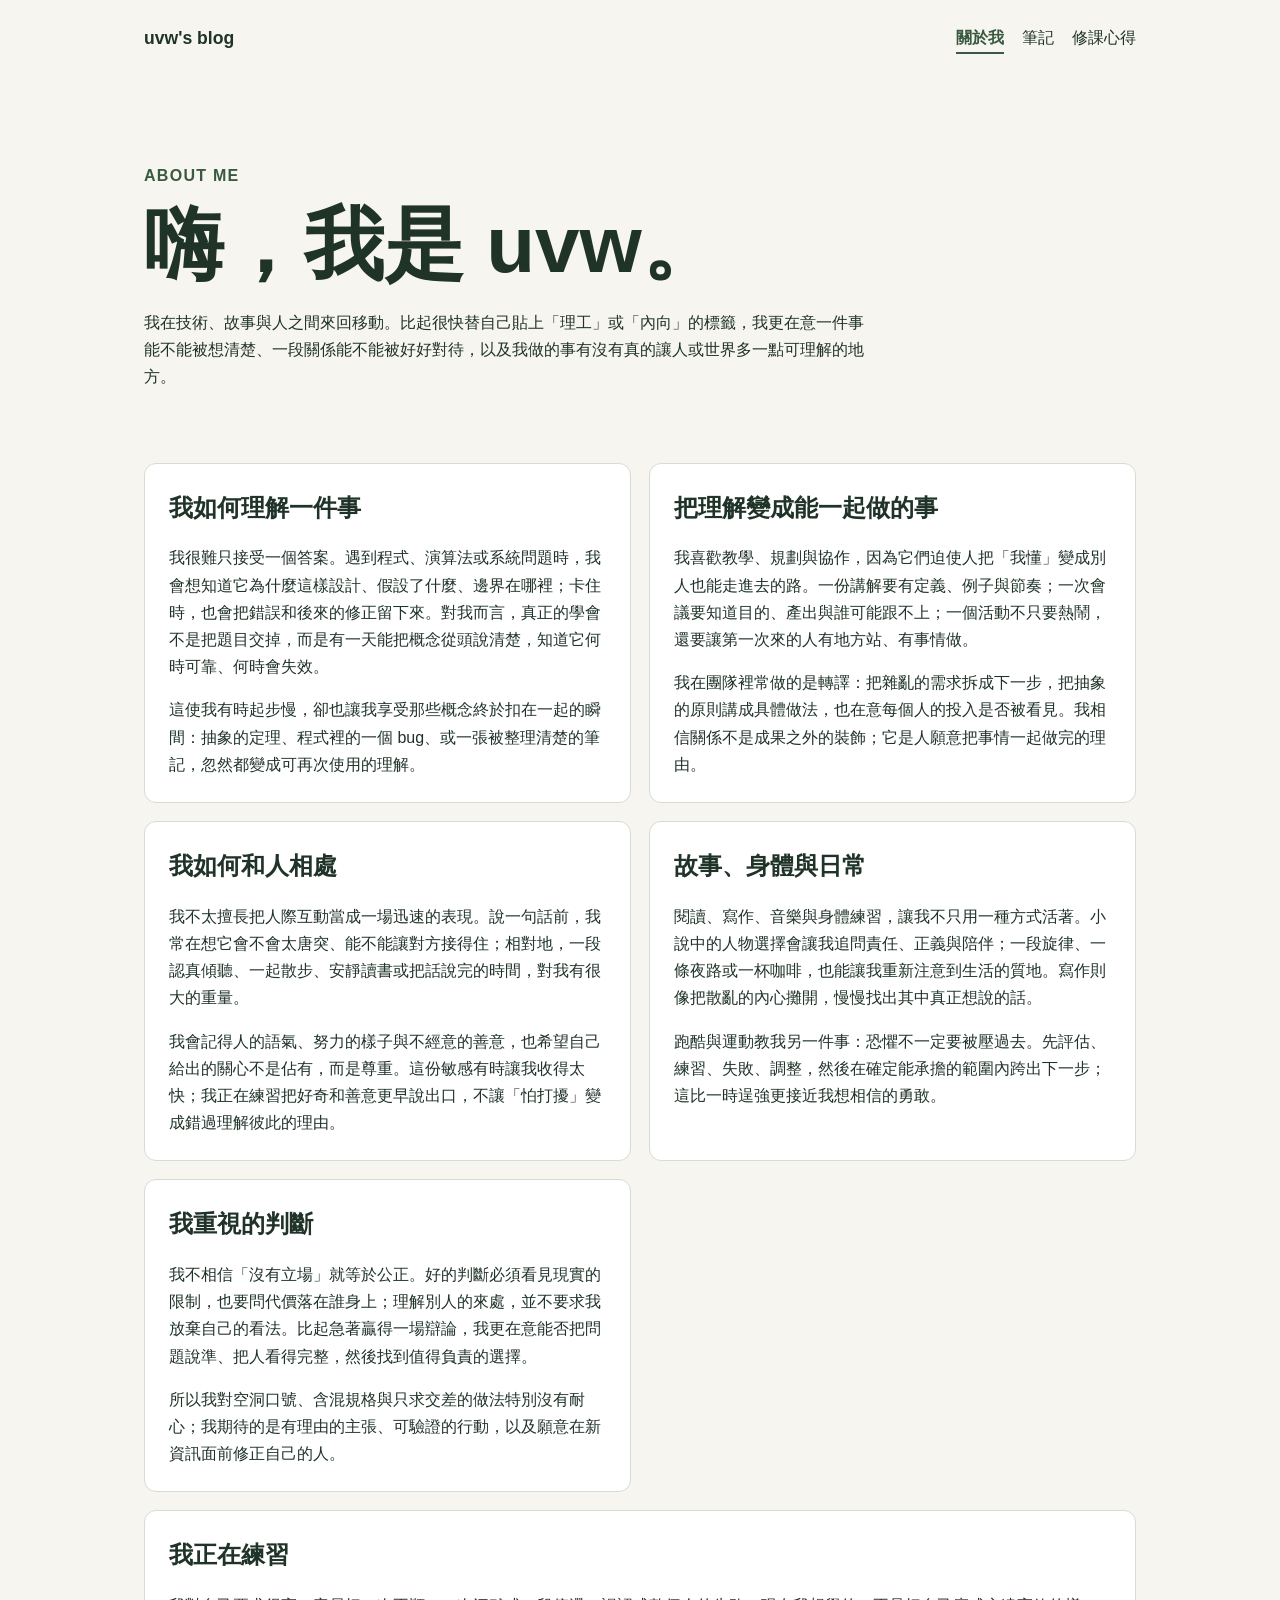
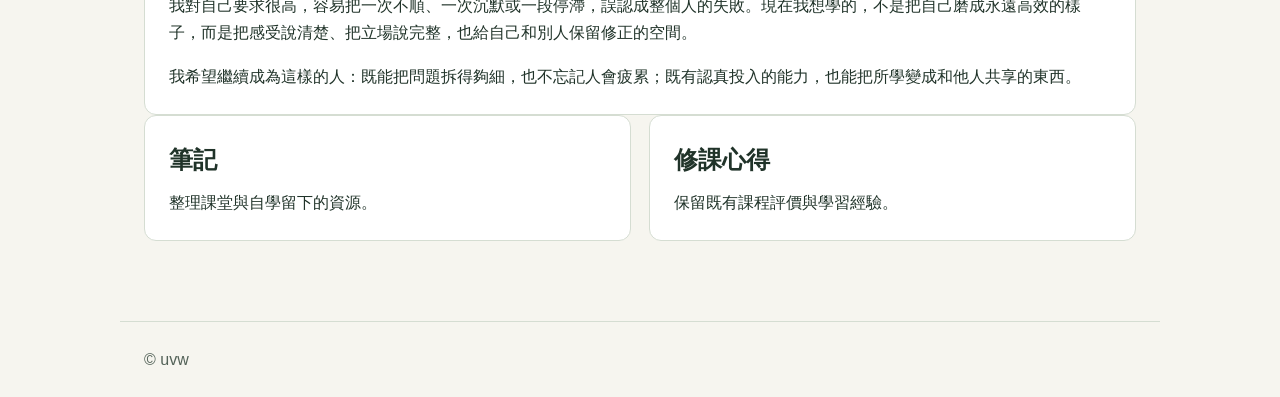
<file: index.html>
<!doctype html>
<html lang="zh-Hant">
<head>
  <meta charset="utf-8">
  <meta name="viewport" content="width=device-width, initial-scale=1.0">
  <title>uvw's blog</title>
  <link rel="stylesheet" href="css/site.css">
</head>
<body>
  <header class="site-header">
    <a class="brand" href="index.html">uvw's blog</a>
    <nav aria-label="主要導覽">
      <a href="index.html" aria-current="page">關於我</a>
      <a href="notes.html">筆記</a>
      <a href="courses.html">修課心得</a>
    </nav>
  </header>
  <main class="page-shell">
    <section class="hero">
      <p class="eyebrow">About me</p>
      <h1>嗨，我是 uvw。</h1>
      <p>我在技術、故事與人之間來回移動。比起很快替自己貼上「理工」或「內向」的標籤，我更在意一件事能不能被想清楚、一段關係能不能被好好對待，以及我做的事有沒有真的讓人或世界多一點可理解的地方。</p>
    </section>
    <section class="about-grid" aria-label="關於我">
      <article>
        <h2>我如何理解一件事</h2>
        <p>我很難只接受一個答案。遇到程式、演算法或系統問題時，我會想知道它為什麼這樣設計、假設了什麼、邊界在哪裡；卡住時，也會把錯誤和後來的修正留下來。對我而言，真正的學會不是把題目交掉，而是有一天能把概念從頭說清楚，知道它何時可靠、何時會失效。</p>
        <p>這使我有時起步慢，卻也讓我享受那些概念終於扣在一起的瞬間：抽象的定理、程式裡的一個 bug、或一張被整理清楚的筆記，忽然都變成可再次使用的理解。</p>
      </article>
      <article>
        <h2>把理解變成能一起做的事</h2>
        <p>我喜歡教學、規劃與協作，因為它們迫使人把「我懂」變成別人也能走進去的路。一份講解要有定義、例子與節奏；一次會議要知道目的、產出與誰可能跟不上；一個活動不只要熱鬧，還要讓第一次來的人有地方站、有事情做。</p>
        <p>我在團隊裡常做的是轉譯：把雜亂的需求拆成下一步，把抽象的原則講成具體做法，也在意每個人的投入是否被看見。我相信關係不是成果之外的裝飾；它是人願意把事情一起做完的理由。</p>
      </article>
      <article>
        <h2>我如何和人相處</h2>
        <p>我不太擅長把人際互動當成一場迅速的表現。說一句話前，我常在想它會不會太唐突、能不能讓對方接得住；相對地，一段認真傾聽、一起散步、安靜讀書或把話說完的時間，對我有很大的重量。</p>
        <p>我會記得人的語氣、努力的樣子與不經意的善意，也希望自己給出的關心不是佔有，而是尊重。這份敏感有時讓我收得太快；我正在練習把好奇和善意更早說出口，不讓「怕打擾」變成錯過理解彼此的理由。</p>
      </article>
      <article>
        <h2>故事、身體與日常</h2>
        <p>閱讀、寫作、音樂與身體練習，讓我不只用一種方式活著。小說中的人物選擇會讓我追問責任、正義與陪伴；一段旋律、一條夜路或一杯咖啡，也能讓我重新注意到生活的質地。寫作則像把散亂的內心攤開，慢慢找出其中真正想說的話。</p>
        <p>跑酷與運動教我另一件事：恐懼不一定要被壓過去。先評估、練習、失敗、調整，然後在確定能承擔的範圍內跨出下一步；這比一時逞強更接近我想相信的勇敢。</p>
      </article>
      <article>
        <h2>我重視的判斷</h2>
        <p>我不相信「沒有立場」就等於公正。好的判斷必須看見現實的限制，也要問代價落在誰身上；理解別人的來處，並不要求我放棄自己的看法。比起急著贏得一場辯論，我更在意能否把問題說準、把人看得完整，然後找到值得負責的選擇。</p>
        <p>所以我對空洞口號、含混規格與只求交差的做法特別沒有耐心；我期待的是有理由的主張、可驗證的行動，以及願意在新資訊面前修正自己的人。</p>
      </article>
      <article>
        <h2>我正在練習</h2>
        <p>我對自己要求很高，容易把一次不順、一次沉默或一段停滯，誤認成整個人的失敗。現在我想學的，不是把自己磨成永遠高效的樣子，而是把感受說清楚、把立場說完整，也給自己和別人保留修正的空間。</p>
        <p>我希望繼續成為這樣的人：既能把問題拆得夠細，也不忘記人會疲累；既有認真投入的能力，也能把所學變成和他人共享的東西。</p>
      </article>
    </section>
    <section class="link-grid" aria-label="網站內容">
      <a class="content-card" href="notes.html"><h2>筆記</h2><p>整理課堂與自學留下的資源。</p></a>
      <a class="content-card" href="courses.html"><h2>修課心得</h2><p>保留既有課程評價與學習經驗。</p></a>
    </section>
  </main>
  <footer>© uvw</footer>
</body>
</html>
</file>
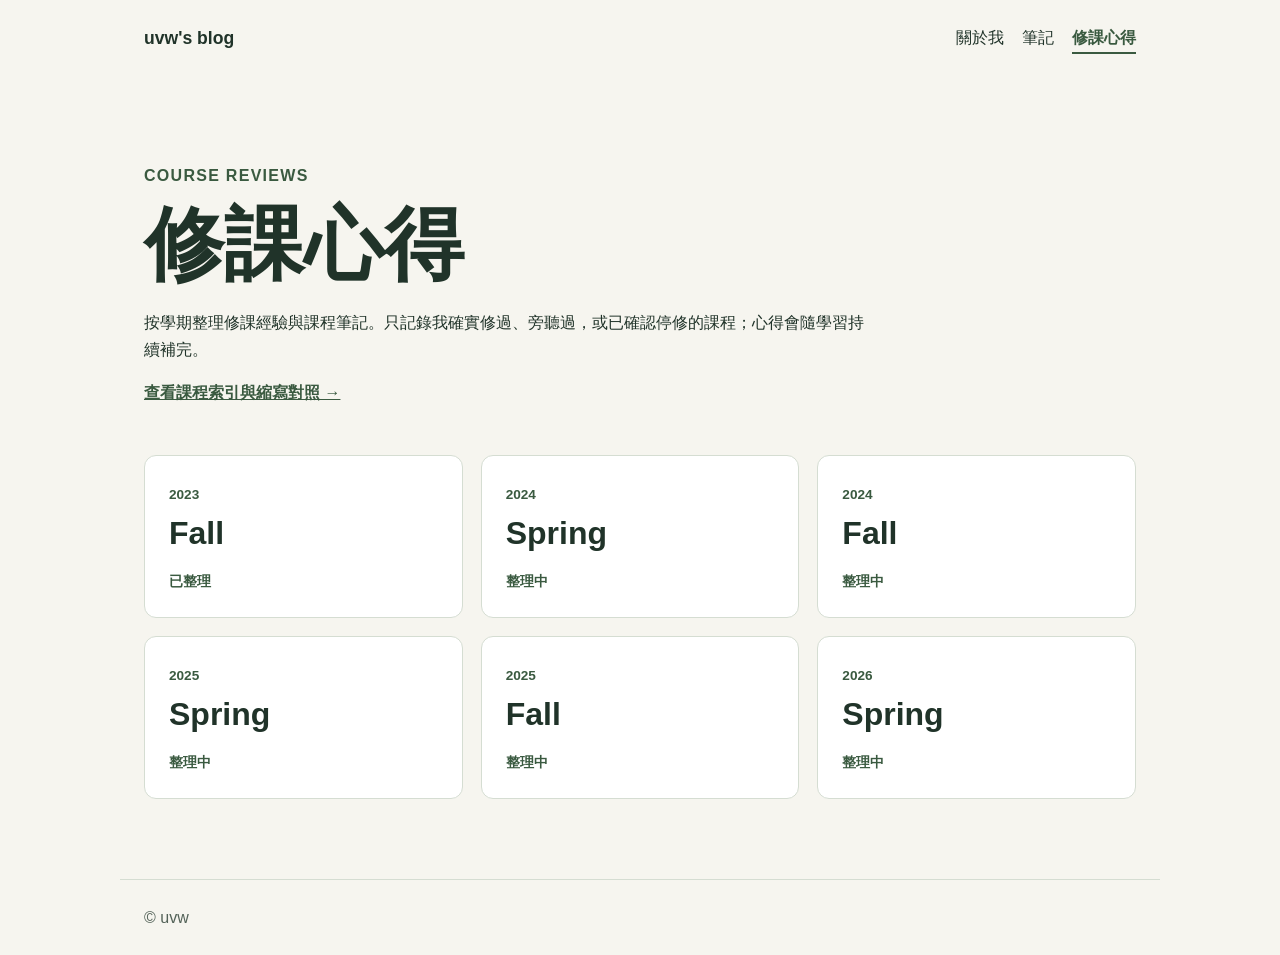
<file: courses.html>
<!doctype html>
<html lang="zh-Hant"><head><meta charset="utf-8"><meta name="viewport" content="width=device-width, initial-scale=1.0"><title>修課心得 · uvw's blog</title><link rel="stylesheet" href="css/site.css"></head>
<body><header class="site-header"><a class="brand" href="index.html">uvw's blog</a><nav aria-label="主要導覽"><a href="index.html">關於我</a><a href="notes.html">筆記</a><a href="courses.html" aria-current="page">修課心得</a></nav></header>
<main class="page-shell"><section class="hero compact"><p class="eyebrow">Course reviews</p><h1>修課心得</h1><p>按學期整理修課經驗與課程筆記。只記錄我確實修過、旁聽過，或已確認停修的課程；心得會隨學習持續補完。</p><p><a class="inline-link" href="courses/catalog.html">查看課程索引與縮寫對照 →</a></p></section><section class="term-grid" aria-label="學期列表">
<a class="term-card" href="courses/2023-fall.html"><span>2023</span><h2>Fall</h2><p>已整理</p></a><a class="term-card" href="courses/2024-spring.html"><span>2024</span><h2>Spring</h2><p>整理中</p></a><a class="term-card" href="courses/2024-fall.html"><span>2024</span><h2>Fall</h2><p>整理中</p></a><a class="term-card" href="courses/2025-spring.html"><span>2025</span><h2>Spring</h2><p>整理中</p></a><a class="term-card" href="courses/2025-fall.html"><span>2025</span><h2>Fall</h2><p>整理中</p></a><a class="term-card" href="courses/2026-spring.html"><span>2026</span><h2>Spring</h2><p>整理中</p></a>
</section></main><footer>© uvw</footer></body></html>
</file>
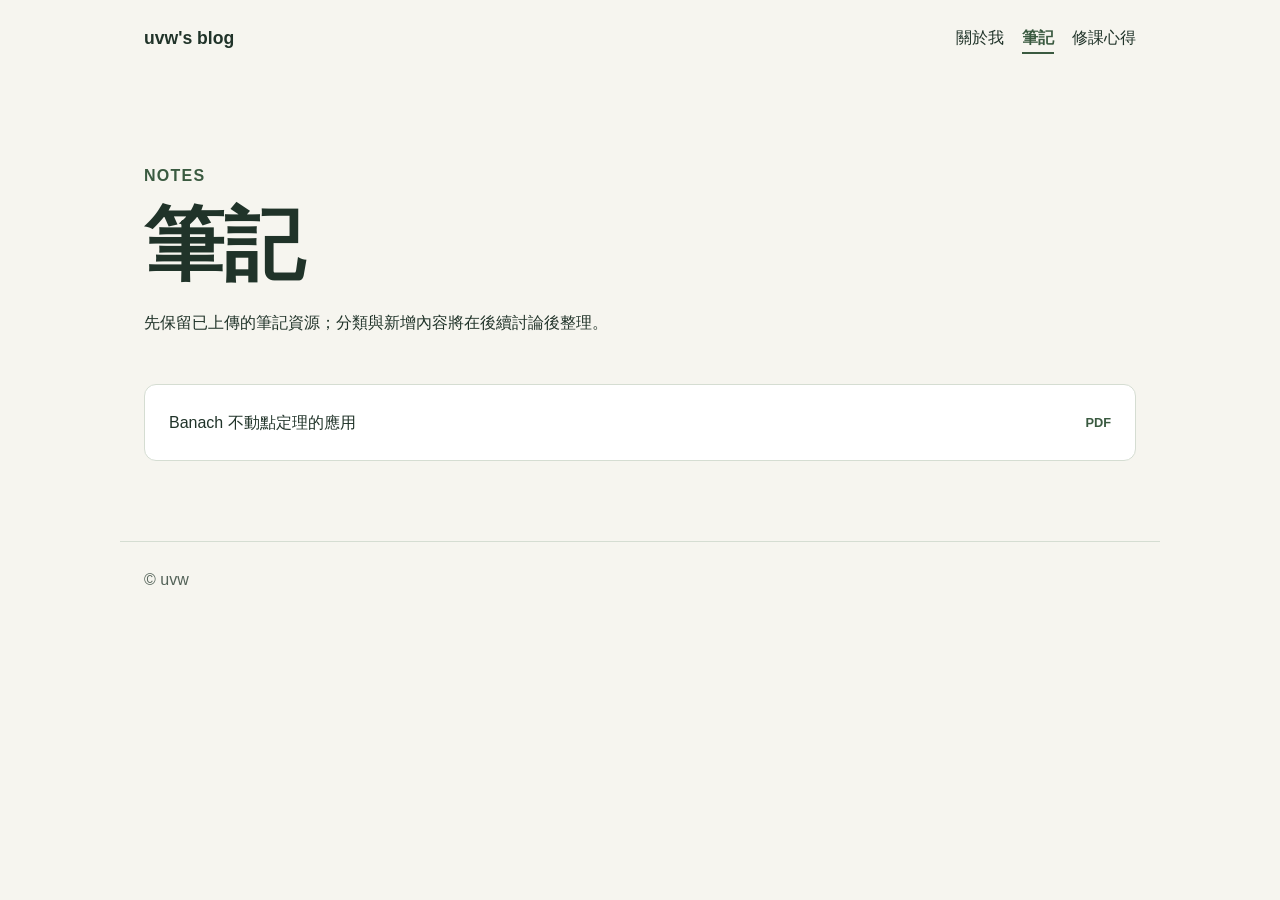
<file: notes.html>
<!doctype html>
<html lang="zh-Hant">
<head>
  <meta charset="utf-8">
  <meta name="viewport" content="width=device-width, initial-scale=1.0">
  <title>筆記 · uvw's blog</title>
  <link rel="stylesheet" href="css/site.css">
</head>
<body>
  <header class="site-header">
    <a class="brand" href="index.html">uvw's blog</a>
    <nav aria-label="主要導覽">
      <a href="index.html">關於我</a>
      <a href="notes.html" aria-current="page">筆記</a>
      <a href="courses.html">修課心得</a>
    </nav>
  </header>
  <main class="page-shell">
    <section class="hero compact">
      <p class="eyebrow">Notes</p>
      <h1>筆記</h1>
      <p>先保留已上傳的筆記資源；分類與新增內容將在後續討論後整理。</p>
    </section>
    <section class="resource-list" aria-label="已收錄筆記">
      <a href="Banach不動點定理的應用.pdf">Banach 不動點定理的應用 <span>PDF</span></a>
    </section>
  </main>
  <footer>© uvw</footer>
</body>
</html>
</file>
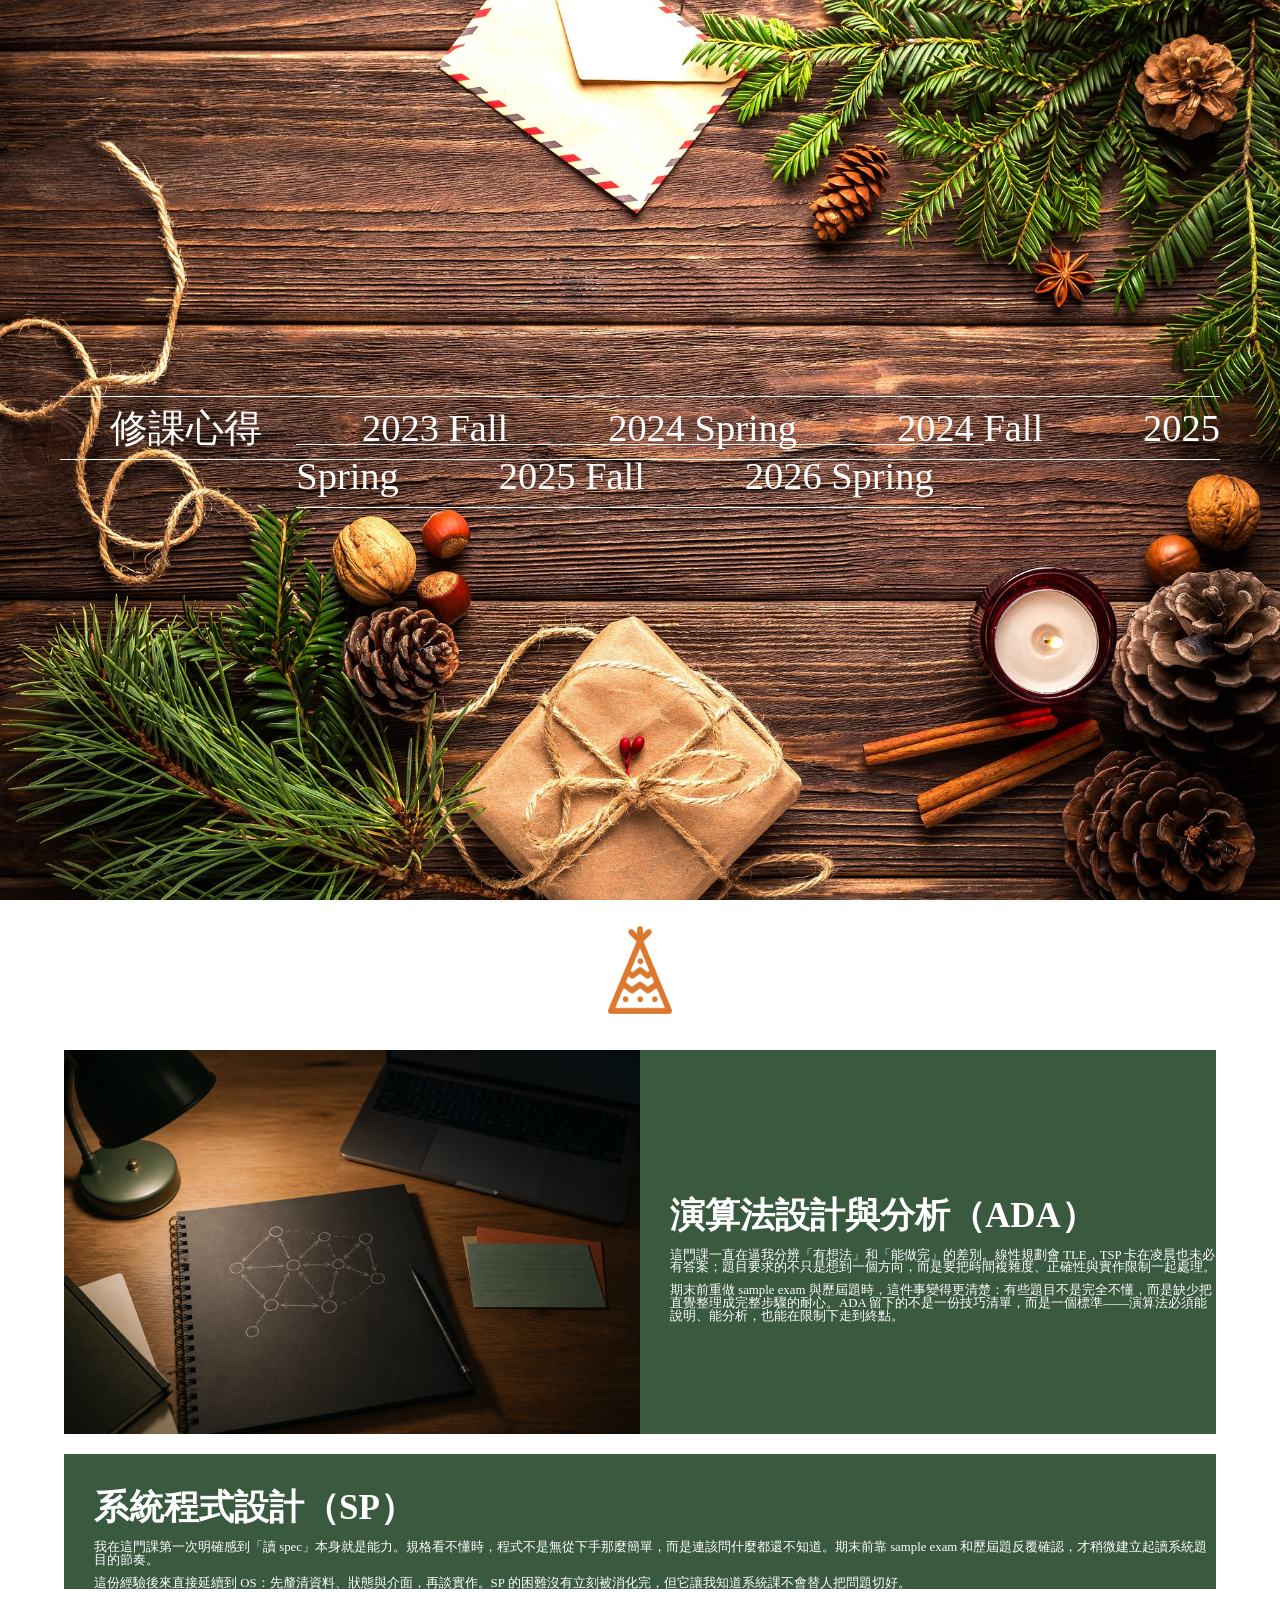
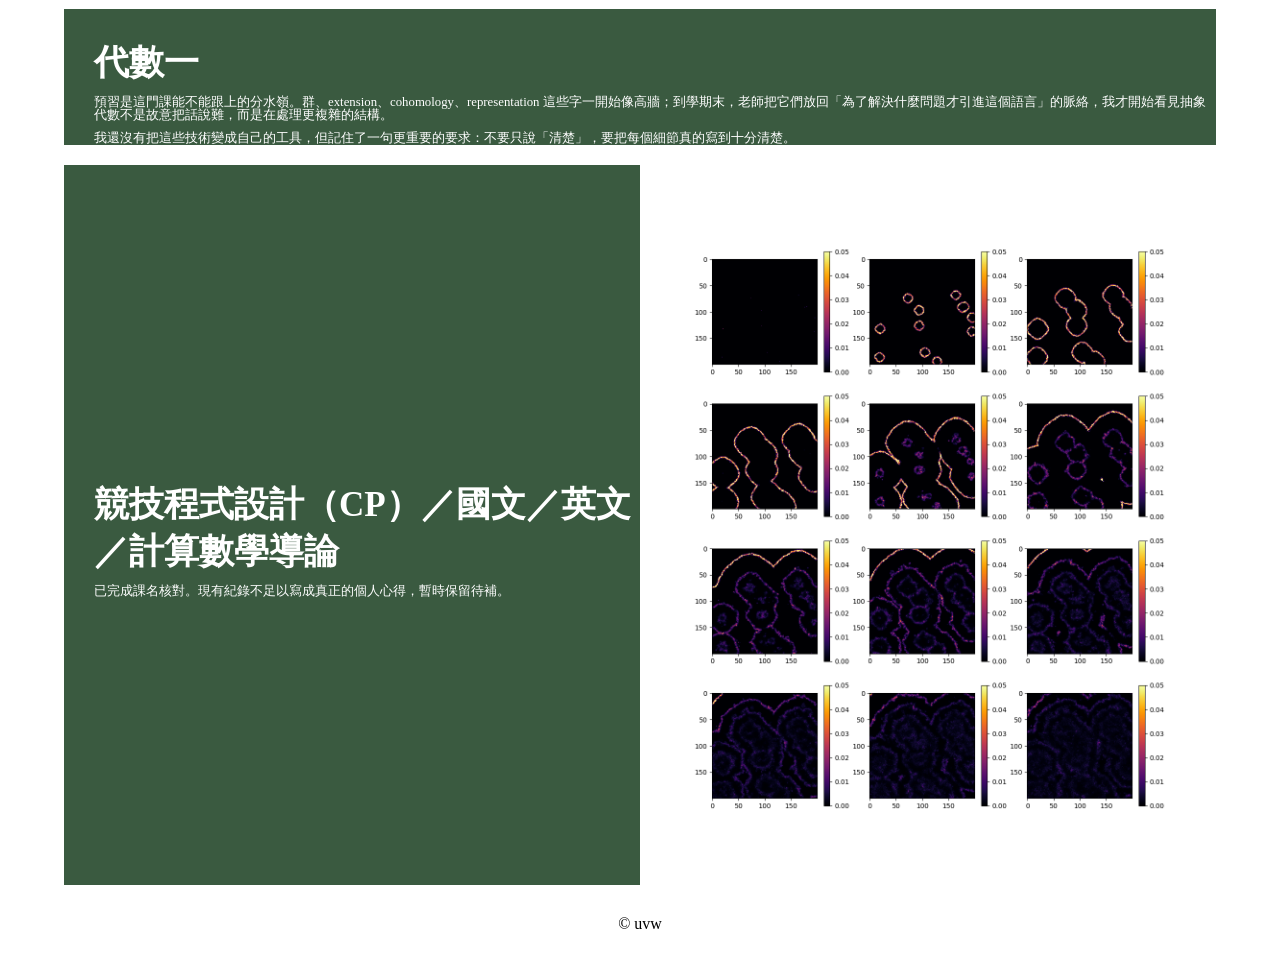
<file: courses/2024-fall.html>
<!doctype html><html lang="zh-Hant"><head><meta charset="utf-8"><base href="../"><meta name="viewport" content="width=device-width, initial-scale=1.0"><title>2024 Fall · uvw's blog</title><link rel="stylesheet" href="css/today.css"></head><body><main><section><nav><a href="courses.html">修課心得</a><a href="courses/2023-fall.html">2023 Fall</a><a href="courses/2024-spring.html">2024 Spring</a><a href="courses/2024-fall.html" aria-current="page">2024 Fall</a><a href="courses/2025-spring.html">2025 Spring</a><a href="courses/2025-fall.html">2025 Fall</a><a href="courses/2026-spring.html">2026 Spring</a></nav></section><header></header>
<article><div class="imgb"><img src="images/courses/2024-fall-ada.png" alt="演算法設計與分析的原創學習意象：圖論筆記與桌面"></div><div class="textb"><h3>演算法設計與分析（ADA）</h3><p>這門課一直在逼我分辨「有想法」和「能做完」的差別。線性規劃會 TLE，TSP 卡在凌晨也未必有答案；題目要求的不只是想到一個方向，而是要把時間複雜度、正確性與實作限制一起處理。</p><p>期末前重做 sample exam 與歷屆題時，這件事變得更清楚：有些題目不是完全不懂，而是缺少把直覺整理成完整步驟的耐心。ADA 留下的不是一份技巧清單，而是一個標準——演算法必須能說明、能分析，也能在限制下走到終點。</p></div></article>
<article><div class="textb"><h3>系統程式設計（SP）</h3><p>我在這門課第一次明確感到「讀 spec」本身就是能力。規格看不懂時，程式不是無從下手那麼簡單，而是連該問什麼都還不知道。期末前靠 sample exam 和歷屆題反覆確認，才稍微建立起讀系統題目的節奏。</p><p>這份經驗後來直接延續到 OS：先釐清資料、狀態與介面，再談實作。SP 的困難沒有立刻被消化完，但它讓我知道系統課不會替人把問題切好。</p></div></article>
<article><div class="textb"><h3>代數一</h3><p>預習是這門課能不能跟上的分水嶺。群、extension、cohomology、representation 這些字一開始像高牆；到學期末，老師把它們放回「為了解決什麼問題才引進這個語言」的脈絡，我才開始看見抽象代數不是故意把話說難，而是在處理更複雜的結構。</p><p>我還沒有把這些技術變成自己的工具，但記住了一句更重要的要求：不要只說「清楚」，要把每個細節真的寫到十分清楚。</p></div></article>
<article><div class="imgb"><img src="images/courses/2024-fall-computational-math.png" alt="計算數學作業產生的模擬熱圖"></div><div class="textb"><h3>競技程式設計（CP）／國文／英文／計算數學導論</h3><p>已完成課名核對。現有紀錄不足以寫成真正的個人心得，暫時保留待補。</p></div></article><footer>© uvw</footer></main></body></html>
</file>
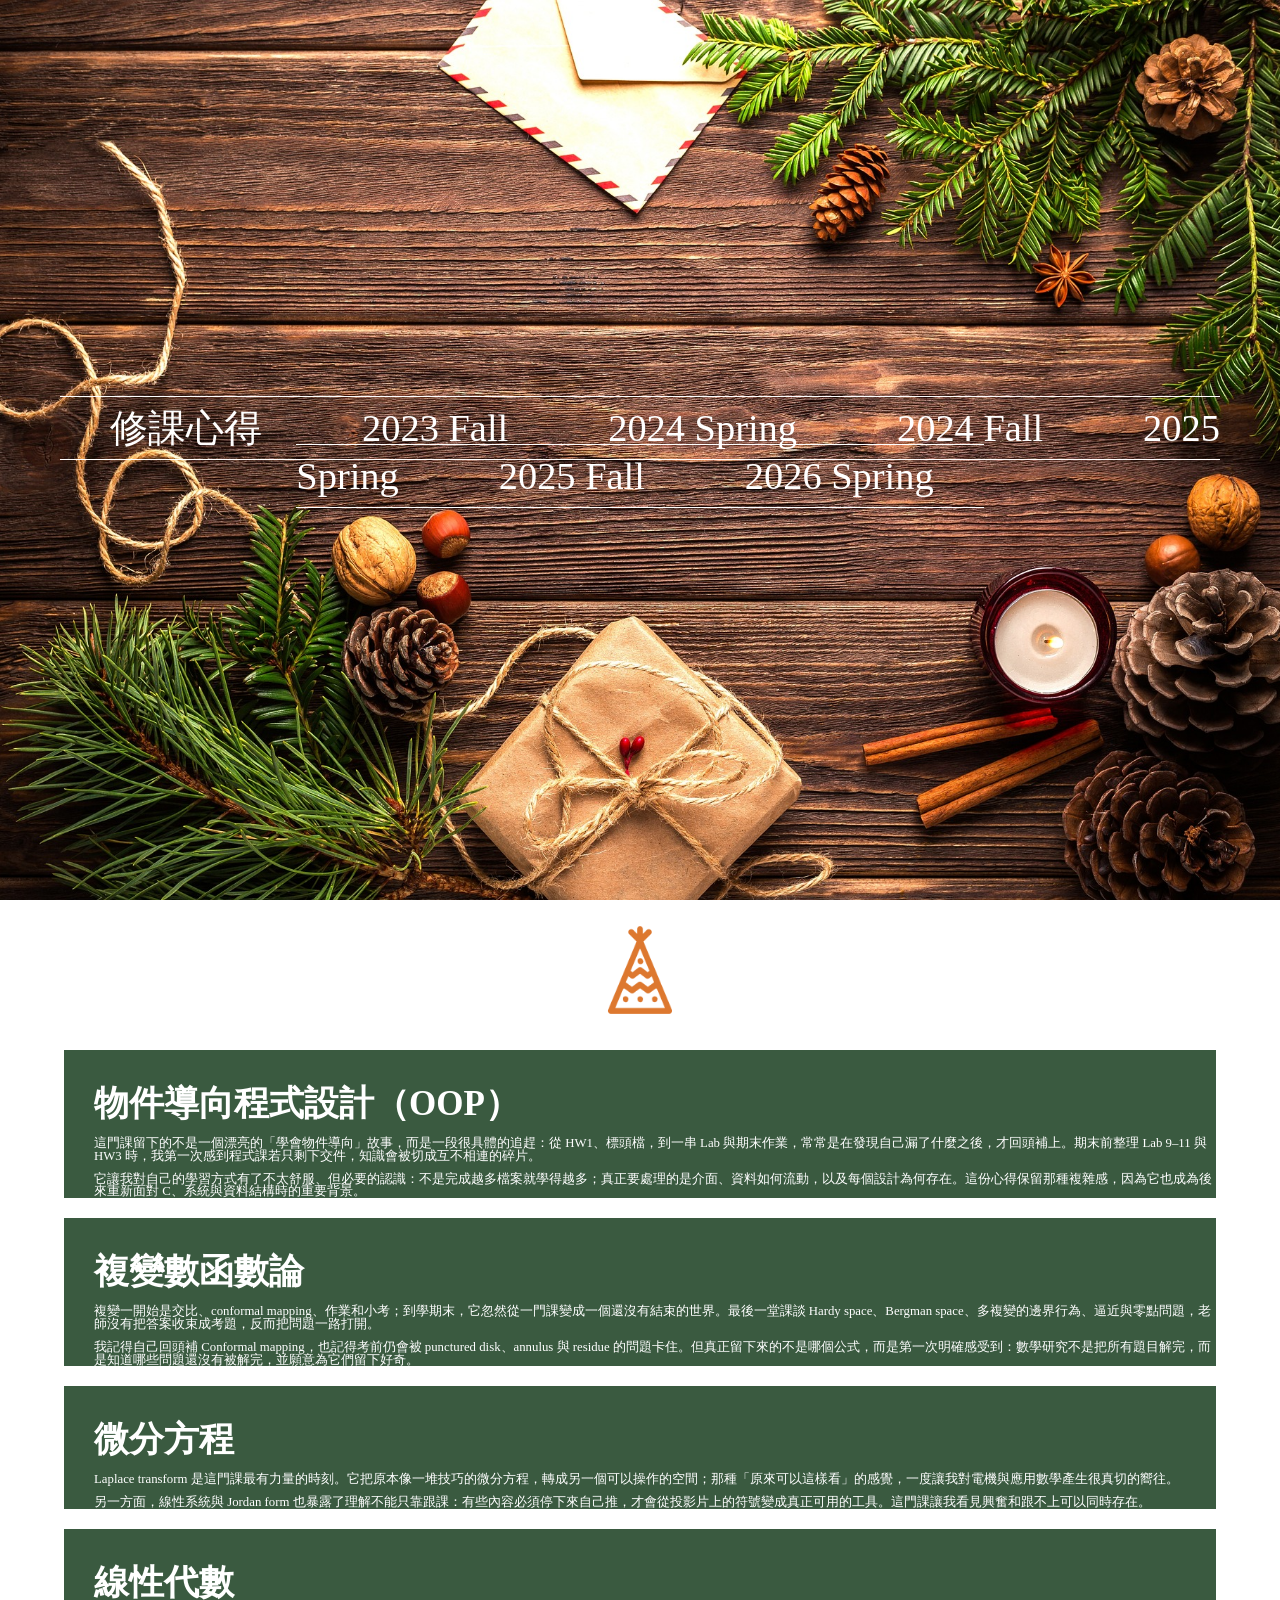
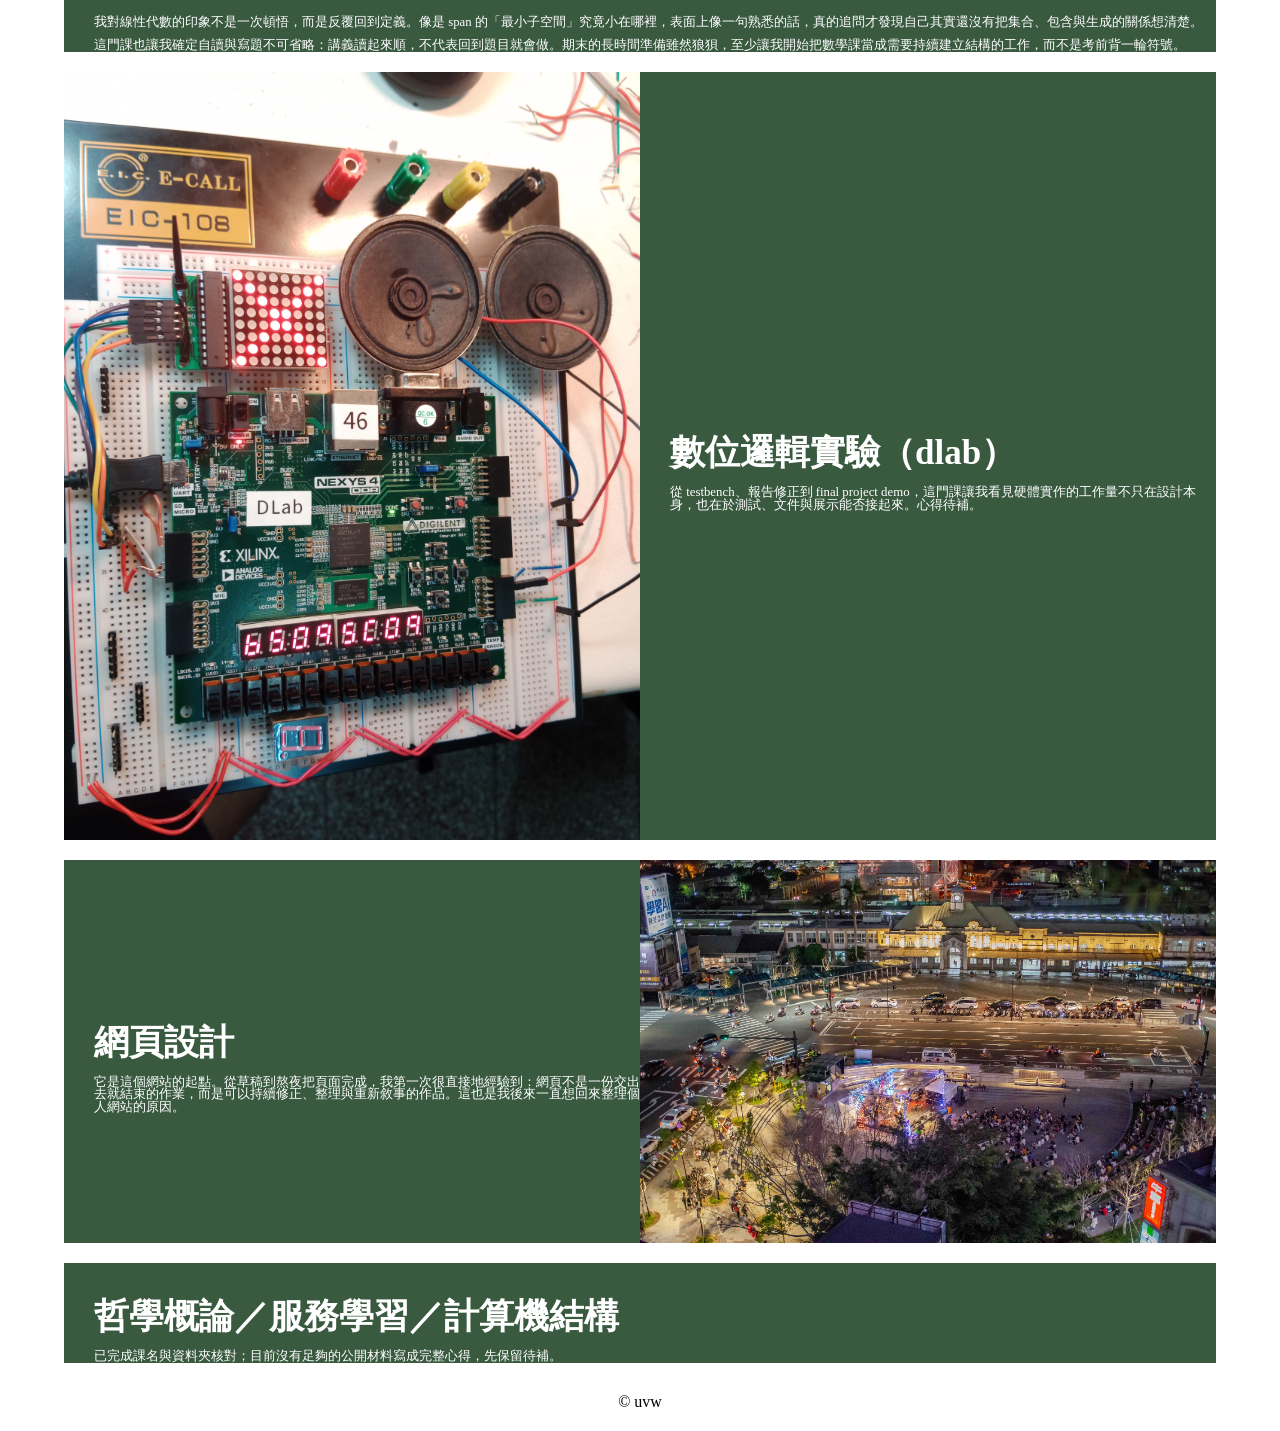
<file: courses/2024-spring.html>
<!doctype html><html lang="zh-Hant"><head><meta charset="utf-8"><base href="../"><meta name="viewport" content="width=device-width, initial-scale=1.0"><title>2024 Spring · uvw's blog</title><link rel="stylesheet" href="css/today.css"></head><body><main><section><nav><a href="courses.html">修課心得</a><a href="courses/2023-fall.html">2023 Fall</a><a href="courses/2024-spring.html" aria-current="page">2024 Spring</a><a href="courses/2024-fall.html">2024 Fall</a><a href="courses/2025-spring.html">2025 Spring</a><a href="courses/2025-fall.html">2025 Fall</a><a href="courses/2026-spring.html">2026 Spring</a></nav></section><header></header>
<article><div class="textb"><h3>物件導向程式設計（OOP）</h3><p>這門課留下的不是一個漂亮的「學會物件導向」故事，而是一段很具體的追趕：從 HW1、標頭檔，到一串 Lab 與期末作業，常常是在發現自己漏了什麼之後，才回頭補上。期末前整理 Lab 9–11 與 HW3 時，我第一次感到程式課若只剩下交件，知識會被切成互不相連的碎片。</p><p>它讓我對自己的學習方式有了不太舒服、但必要的認識：不是完成越多檔案就學得越多；真正要處理的是介面、資料如何流動，以及每個設計為何存在。這份心得保留那種複雜感，因為它也成為後來重新面對 C、系統與資料結構時的重要背景。</p></div></article>
<article><div class="textb"><h3>複變數函數論</h3><p>複變一開始是交比、conformal mapping、作業和小考；到學期末，它忽然從一門課變成一個還沒有結束的世界。最後一堂課談 Hardy space、Bergman space、多複變的邊界行為、逼近與零點問題，老師沒有把答案收束成考題，反而把問題一路打開。</p><p>我記得自己回頭補 Conformal mapping，也記得考前仍會被 punctured disk、annulus 與 residue 的問題卡住。但真正留下來的不是哪個公式，而是第一次明確感受到：數學研究不是把所有題目解完，而是知道哪些問題還沒有被解完，並願意為它們留下好奇。</p></div></article>
<article><div class="textb"><h3>微分方程</h3><p>Laplace transform 是這門課最有力量的時刻。它把原本像一堆技巧的微分方程，轉成另一個可以操作的空間；那種「原來可以這樣看」的感覺，一度讓我對電機與應用數學產生很真切的嚮往。</p><p>另一方面，線性系統與 Jordan form 也暴露了理解不能只靠跟課：有些內容必須停下來自己推，才會從投影片上的符號變成真正可用的工具。這門課讓我看見興奮和跟不上可以同時存在。</p></div></article>
<article><div class="textb"><h3>線性代數</h3><p>我對線性代數的印象不是一次頓悟，而是反覆回到定義。像是 span 的「最小子空間」究竟小在哪裡，表面上像一句熟悉的話，真的追問才發現自己其實還沒有把集合、包含與生成的關係想清楚。</p><p>這門課也讓我確定自讀與寫題不可省略：講義讀起來順，不代表回到題目就會做。期末的長時間準備雖然狼狽，至少讓我開始把數學課當成需要持續建立結構的工作，而不是考前背一輪符號。</p></div></article>
<article><div class="imgb"><img src="images/courses/2024-spring-dlab.jpg" alt="數位邏輯實驗的 FPGA 成品"></div><div class="textb"><h3>數位邏輯實驗（dlab）</h3><p>從 testbench、報告修正到 final project demo，這門課讓我看見硬體實作的工作量不只在設計本身，也在於測試、文件與展示能否接起來。心得待補。</p></div></article>
<article><div class="imgb"><img src="images/courses/2024-spring-web.jpg" alt="網頁設計作品使用的城市夜景照片"></div><div class="textb"><h3>網頁設計</h3><p>它是這個網站的起點。從草稿到熬夜把頁面完成，我第一次很直接地經驗到：網頁不是一份交出去就結束的作業，而是可以持續修正、整理與重新敘事的作品。這也是我後來一直想回來整理個人網站的原因。</p></div></article>
<article><div class="textb"><h3>哲學概論／服務學習／計算機結構</h3><p>已完成課名與資料夾核對；目前沒有足夠的公開材料寫成完整心得，先保留待補。</p></div></article><footer>© uvw</footer></main></body></html>
</file>
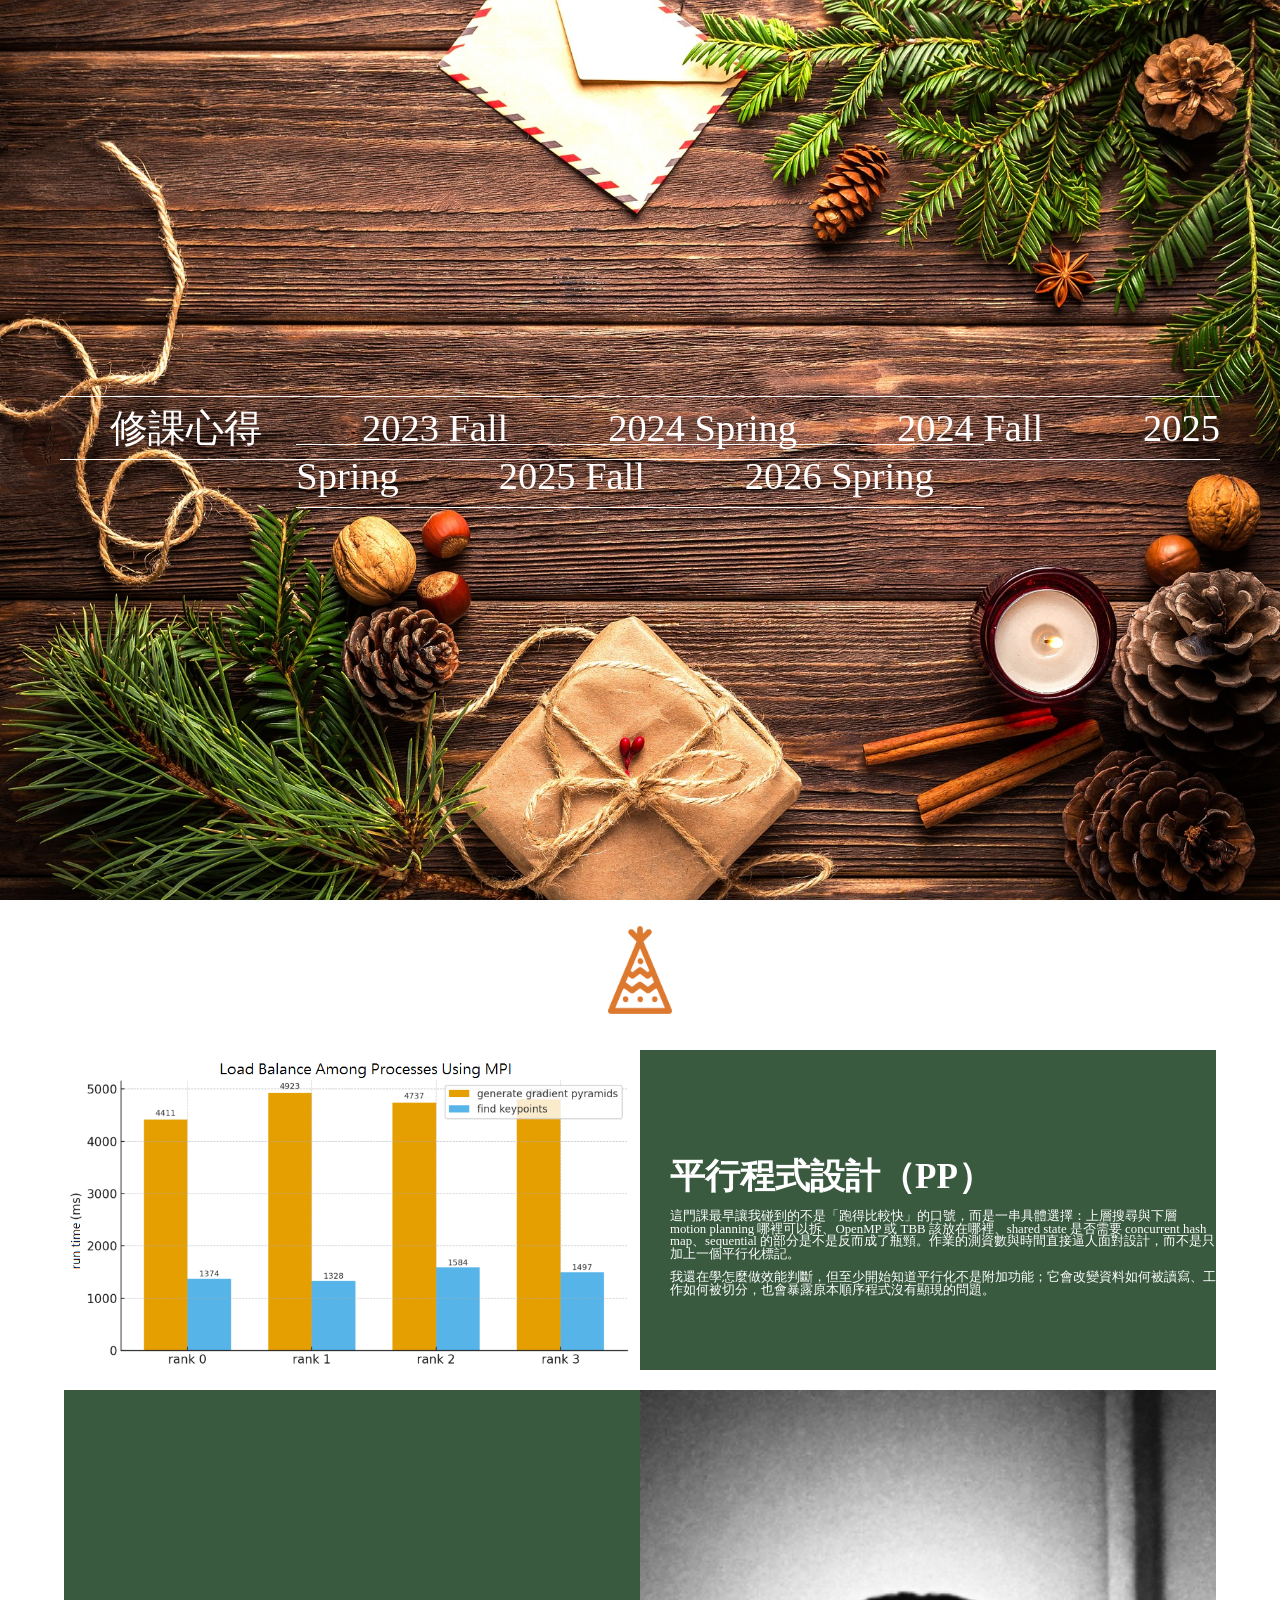
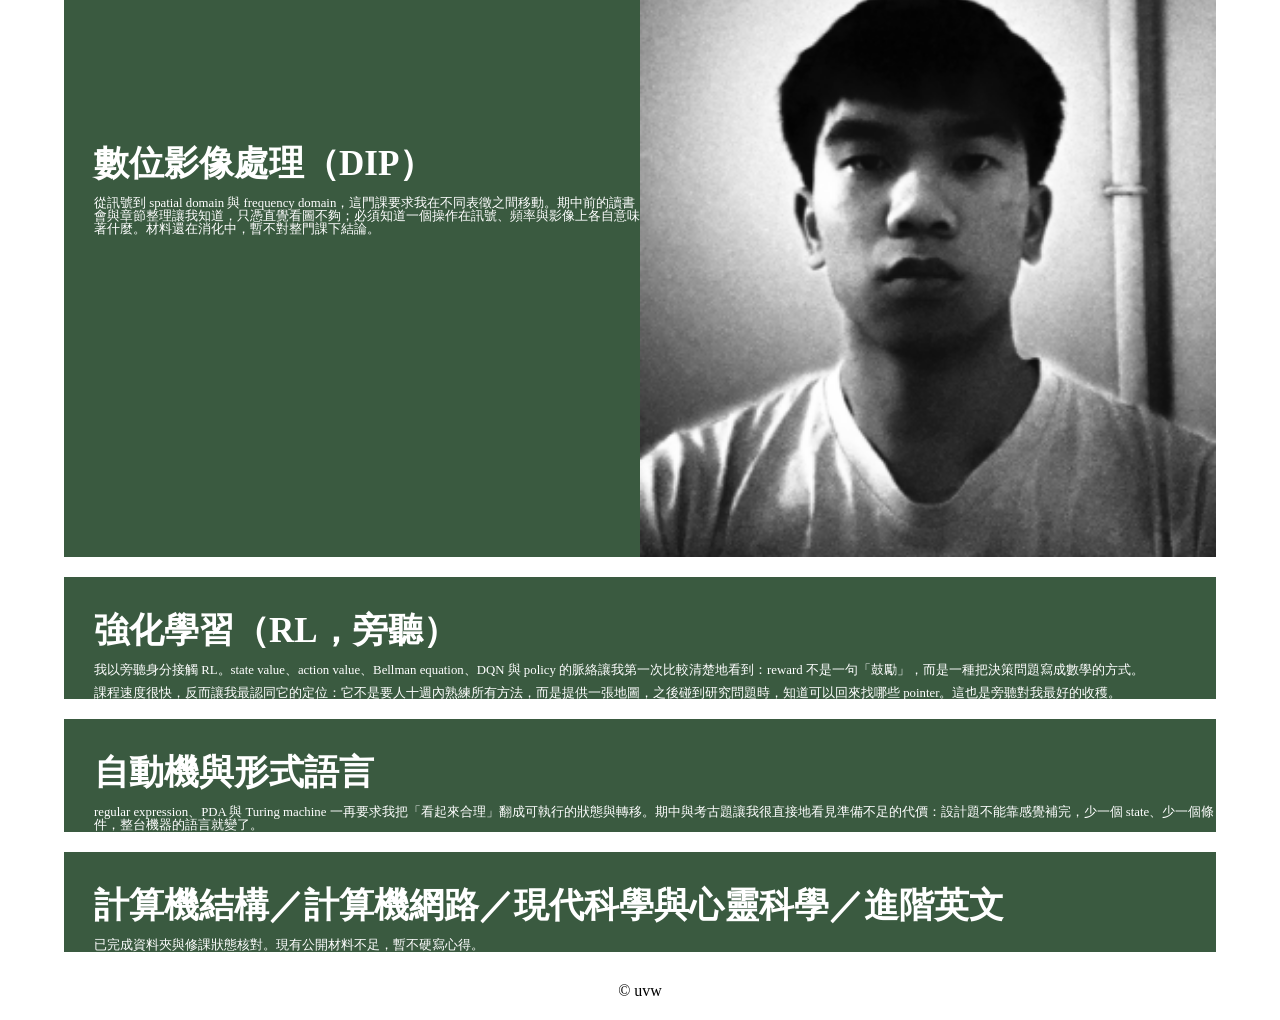
<file: courses/2025-fall.html>
<!doctype html><html lang="zh-Hant"><head><meta charset="utf-8"><base href="../"><meta name="viewport" content="width=device-width, initial-scale=1.0"><title>2025 Fall · uvw's blog</title><link rel="stylesheet" href="css/today.css"></head><body><main><section><nav><a href="courses.html">修課心得</a><a href="courses/2023-fall.html">2023 Fall</a><a href="courses/2024-spring.html">2024 Spring</a><a href="courses/2024-fall.html">2024 Fall</a><a href="courses/2025-spring.html">2025 Spring</a><a href="courses/2025-fall.html" aria-current="page">2025 Fall</a><a href="courses/2026-spring.html">2026 Spring</a></nav></section><header></header>
<article><div class="imgb"><img src="images/courses/2025-fall-pp.png" alt="平行程式設計作業的負載平衡結果"></div><div class="textb"><h3>平行程式設計（PP）</h3><p>這門課最早讓我碰到的不是「跑得比較快」的口號，而是一串具體選擇：上層搜尋與下層 motion planning 哪裡可以拆、OpenMP 或 TBB 該放在哪裡、shared state 是否需要 concurrent hash map、sequential 的部分是不是反而成了瓶頸。作業的測資數與時間直接逼人面對設計，而不是只加上一個平行化標記。</p><p>我還在學怎麼做效能判斷，但至少開始知道平行化不是附加功能；它會改變資料如何被讀寫、工作如何被切分，也會暴露原本順序程式沒有顯現的問題。</p></div></article>
<article><div class="imgb"><img src="images/courses/2025-fall-dip.png" alt="數位影像處理作業的均衡化結果"></div><div class="textb"><h3>數位影像處理（DIP）</h3><p>從訊號到 spatial domain 與 frequency domain，這門課要求我在不同表徵之間移動。期中前的讀書會與章節整理讓我知道，只憑直覺看圖不夠；必須知道一個操作在訊號、頻率與影像上各自意味著什麼。材料還在消化中，暫不對整門課下結論。</p></div></article>
<article><div class="textb"><h3>強化學習（RL，旁聽）</h3><p>我以旁聽身分接觸 RL。state value、action value、Bellman equation、DQN 與 policy 的脈絡讓我第一次比較清楚地看到：reward 不是一句「鼓勵」，而是一種把決策問題寫成數學的方式。</p><p>課程速度很快，反而讓我最認同它的定位：它不是要人十週內熟練所有方法，而是提供一張地圖，之後碰到研究問題時，知道可以回來找哪些 pointer。這也是旁聽對我最好的收穫。</p></div></article>
<article><div class="textb"><h3>自動機與形式語言</h3><p>regular expression、PDA 與 Turing machine 一再要求我把「看起來合理」翻成可執行的狀態與轉移。期中與考古題讓我很直接地看見準備不足的代價：設計題不能靠感覺補完，少一個 state、少一個條件，整台機器的語言就變了。</p></div></article>
<article><div class="textb"><h3>計算機結構／計算機網路／現代科學與心靈科學／進階英文</h3><p>已完成資料夾與修課狀態核對。現有公開材料不足，暫不硬寫心得。</p></div></article><footer>© uvw</footer></main></body></html>
</file>
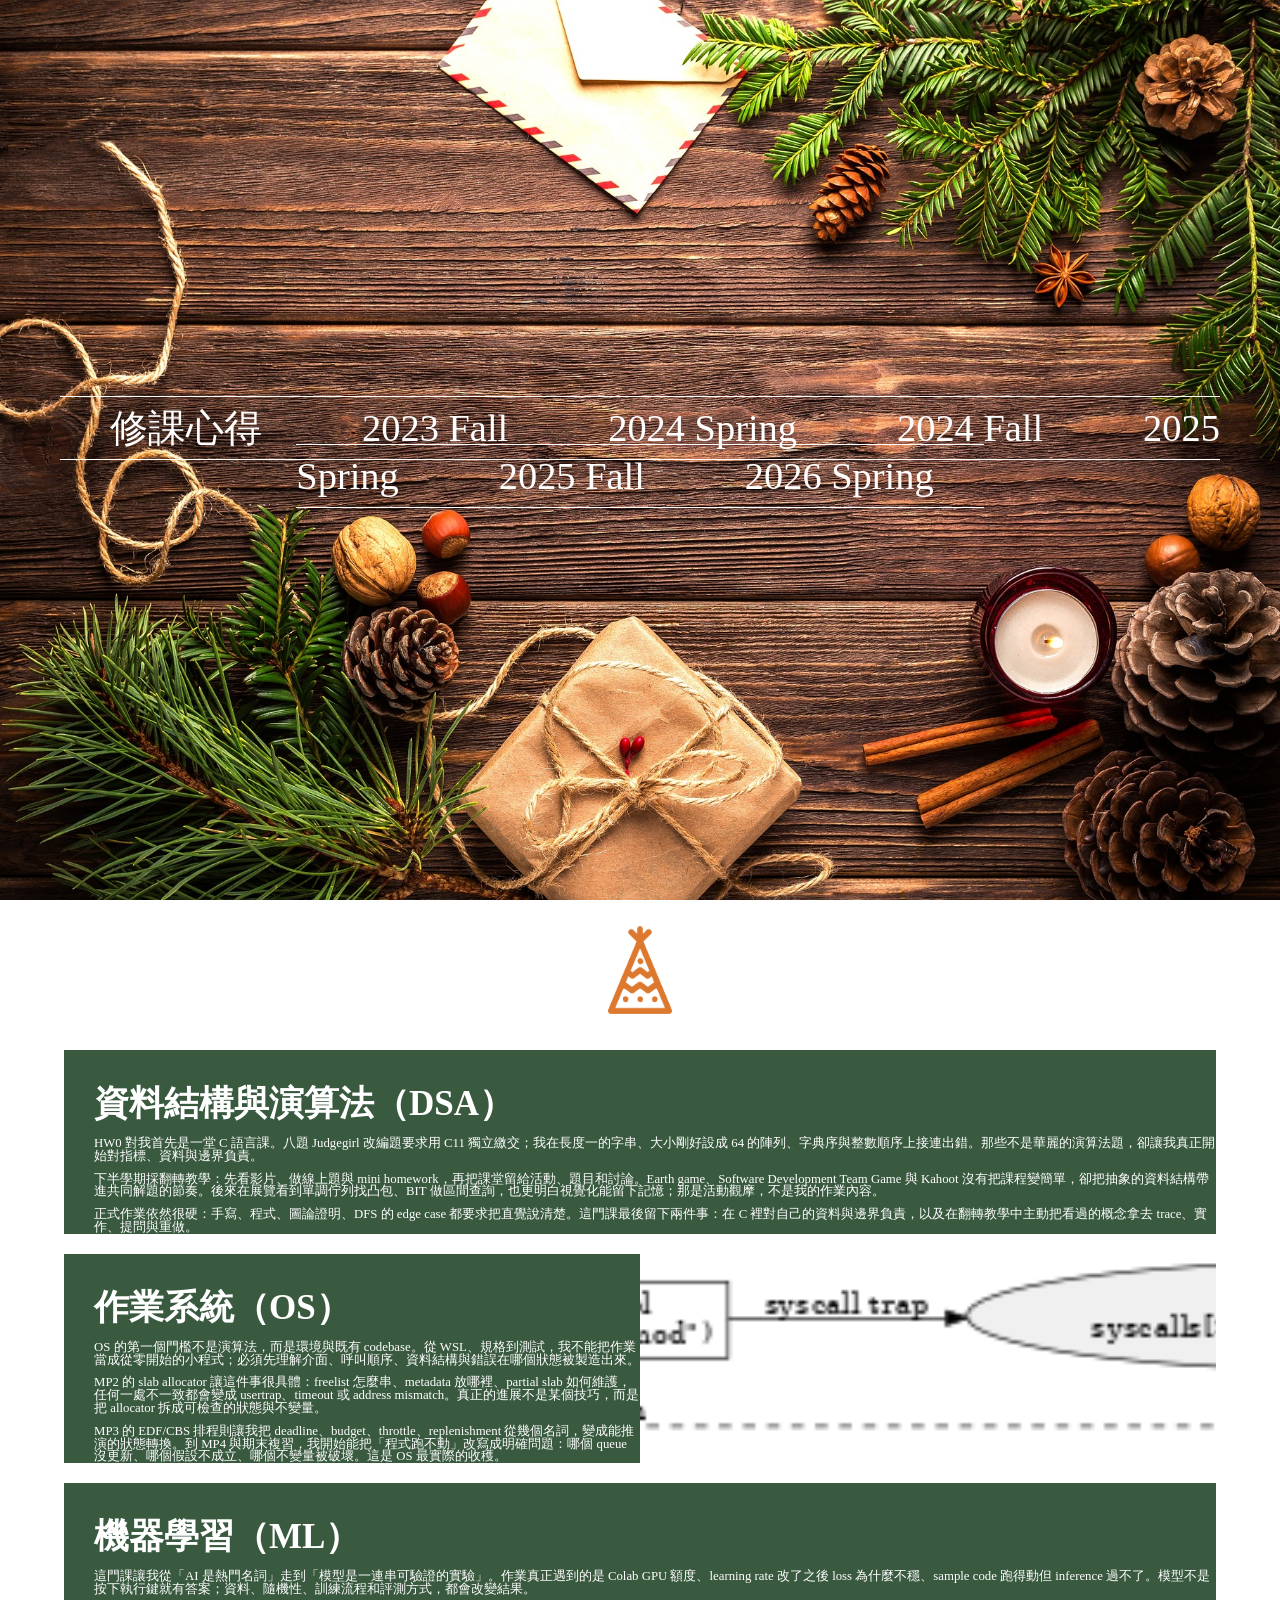
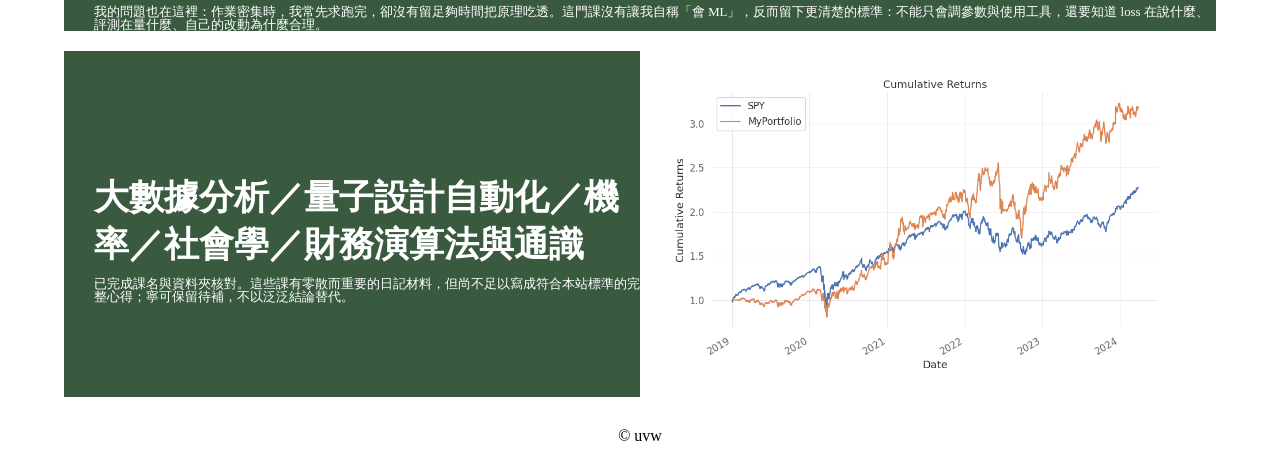
<file: courses/2025-spring.html>
<!doctype html><html lang="zh-Hant"><head><meta charset="utf-8"><base href="../"><meta name="viewport" content="width=device-width, initial-scale=1.0"><title>2025 Spring · uvw's blog</title><link rel="stylesheet" href="css/today.css"></head><body><main><section><nav><a href="courses.html">修課心得</a><a href="courses/2023-fall.html">2023 Fall</a><a href="courses/2024-spring.html">2024 Spring</a><a href="courses/2024-fall.html">2024 Fall</a><a href="courses/2025-spring.html" aria-current="page">2025 Spring</a><a href="courses/2025-fall.html">2025 Fall</a><a href="courses/2026-spring.html">2026 Spring</a></nav></section><header></header>
<article><div class="textb"><h3>資料結構與演算法（DSA）</h3><p>HW0 對我首先是一堂 C 語言課。八題 Judgegirl 改編題要求用 C11 獨立繳交；我在長度一的字串、大小剛好設成 64 的陣列、字典序與整數順序上接連出錯。那些不是華麗的演算法題，卻讓我真正開始對指標、資料與邊界負責。</p><p>下半學期採翻轉教學：先看影片、做線上題與 mini homework，再把課堂留給活動、題目和討論。Earth game、Software Development Team Game 與 Kahoot 沒有把課程變簡單，卻把抽象的資料結構帶進共同解題的節奏。後來在展覽看到單調佇列找凸包、BIT 做區間查詢，也更明白視覺化能留下記憶；那是活動觀摩，不是我的作業內容。</p><p>正式作業依然很硬：手寫、程式、圖論證明、DFS 的 edge case 都要求把直覺說清楚。這門課最後留下兩件事：在 C 裡對自己的資料與邊界負責，以及在翻轉教學中主動把看過的概念拿去 trace、實作、提問與重做。</p></div></article>
<article><div class="imgb"><img src="images/courses/2025-spring-os.png" alt="作業系統實作中的系統呼叫流程圖"></div><div class="textb"><h3>作業系統（OS）</h3><p>OS 的第一個門檻不是演算法，而是環境與既有 codebase。從 WSL、規格到測試，我不能把作業當成從零開始的小程式；必須先理解介面、呼叫順序、資料結構與錯誤在哪個狀態被製造出來。</p><p>MP2 的 slab allocator 讓這件事很具體：freelist 怎麼串、metadata 放哪裡、partial slab 如何維護，任何一處不一致都會變成 usertrap、timeout 或 address mismatch。真正的進展不是某個技巧，而是把 allocator 拆成可檢查的狀態與不變量。</p><p>MP3 的 EDF/CBS 排程則讓我把 deadline、budget、throttle、replenishment 從幾個名詞，變成能推演的狀態轉換。到 MP4 與期末複習，我開始能把「程式跑不動」改寫成明確問題：哪個 queue 沒更新、哪個假設不成立、哪個不變量被破壞。這是 OS 最實際的收穫。</p></div></article>
<article><div class="textb"><h3>機器學習（ML）</h3><p>這門課讓我從「AI 是熱門名詞」走到「模型是一連串可驗證的實驗」。作業真正遇到的是 Colab GPU 額度、learning rate 改了之後 loss 為什麼不穩、sample code 跑得動但 inference 過不了。模型不是按下執行鍵就有答案；資料、隨機性、訓練流程和評測方式，都會改變結果。</p><p>我的問題也在這裡：作業密集時，我常先求跑完，卻沒有留足夠時間把原理吃透。這門課沒有讓我自稱「會 ML」，反而留下更清楚的標準：不能只會調參數與使用工具，還要知道 loss 在說什麼、評測在量什麼、自己的改動為什麼合理。</p></div></article>
<article><div class="imgb"><img src="images/courses/2025-spring-bda.png" alt="大數據分析作業的效能比較圖"></div><div class="textb"><h3>大數據分析／量子設計自動化／機率／社會學／財務演算法與通識</h3><p>已完成課名與資料夾核對。這些課有零散而重要的日記材料，但尚不足以寫成符合本站標準的完整心得；寧可保留待補，不以泛泛結論替代。</p></div></article><footer>© uvw</footer></main></body></html>
</file>
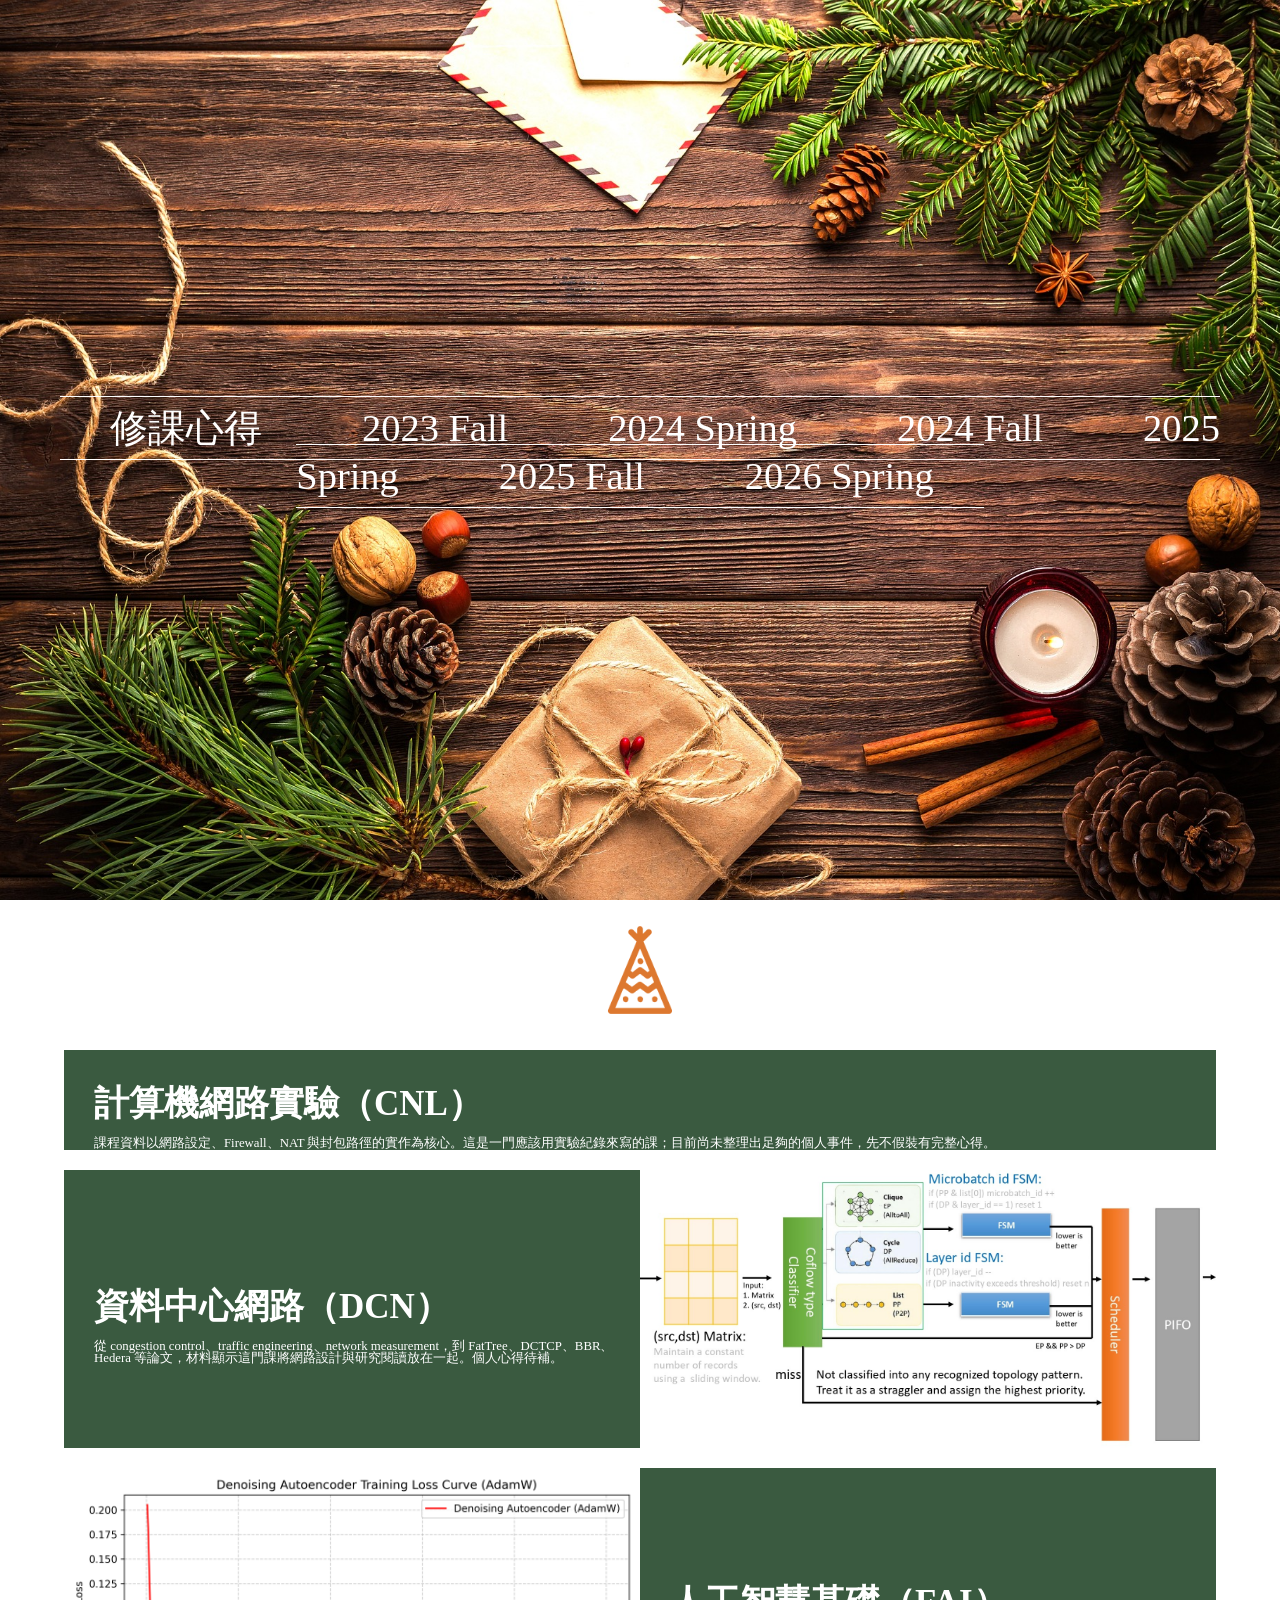
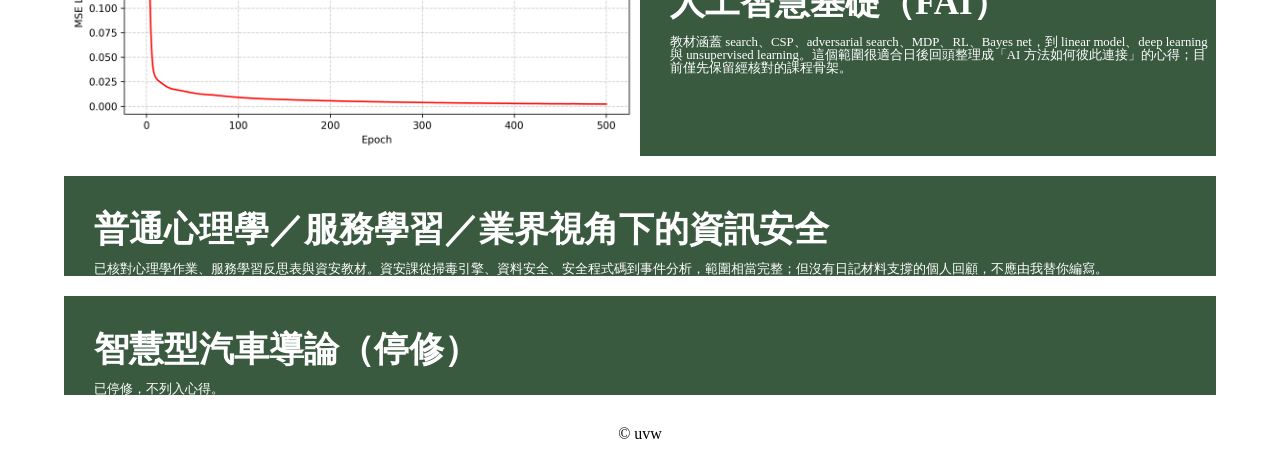
<file: courses/2026-spring.html>
<!doctype html><html lang="zh-Hant"><head><meta charset="utf-8"><base href="../"><meta name="viewport" content="width=device-width, initial-scale=1.0"><title>2026 Spring · uvw's blog</title><link rel="stylesheet" href="css/today.css"></head><body><main><section><nav><a href="courses.html">修課心得</a><a href="courses/2023-fall.html">2023 Fall</a><a href="courses/2024-spring.html">2024 Spring</a><a href="courses/2024-fall.html">2024 Fall</a><a href="courses/2025-spring.html">2025 Spring</a><a href="courses/2025-fall.html">2025 Fall</a><a href="courses/2026-spring.html" aria-current="page">2026 Spring</a></nav></section><header></header>
<article><div class="textb"><h3>計算機網路實驗（CNL）</h3><p>課程資料以網路設定、Firewall、NAT 與封包路徑的實作為核心。這是一門應該用實驗紀錄來寫的課；目前尚未整理出足夠的個人事件，先不假裝有完整心得。</p></div></article>
<article><div class="imgb"><img src="images/courses/2026-spring-dcn.jpg" alt="資料中心網路專題設計圖"></div><div class="textb"><h3>資料中心網路（DCN）</h3><p>從 congestion control、traffic engineering、network measurement，到 FatTree、DCTCP、BBR、Hedera 等論文，材料顯示這門課將網路設計與研究閱讀放在一起。個人心得待補。</p></div></article>
<article><div class="imgb"><img src="images/courses/2026-spring-fai.png" alt="人工智慧作業的訓練損失曲線"></div><div class="textb"><h3>人工智慧基礎（FAI）</h3><p>教材涵蓋 search、CSP、adversarial search、MDP、RL、Bayes net，到 linear model、deep learning 與 unsupervised learning。這個範圍很適合日後回頭整理成「AI 方法如何彼此連接」的心得；目前僅先保留經核對的課程骨架。</p></div></article>
<article><div class="textb"><h3>普通心理學／服務學習／業界視角下的資訊安全</h3><p>已核對心理學作業、服務學習反思表與資安教材。資安課從掃毒引擎、資料安全、安全程式碼到事件分析，範圍相當完整；但沒有日記材料支撐的個人回顧，不應由我替你編寫。</p></div></article>
<article><div class="textb"><h3>智慧型汽車導論（停修）</h3><p>已停修，不列入心得。</p></div></article><footer>© uvw</footer></main></body></html>
</file>
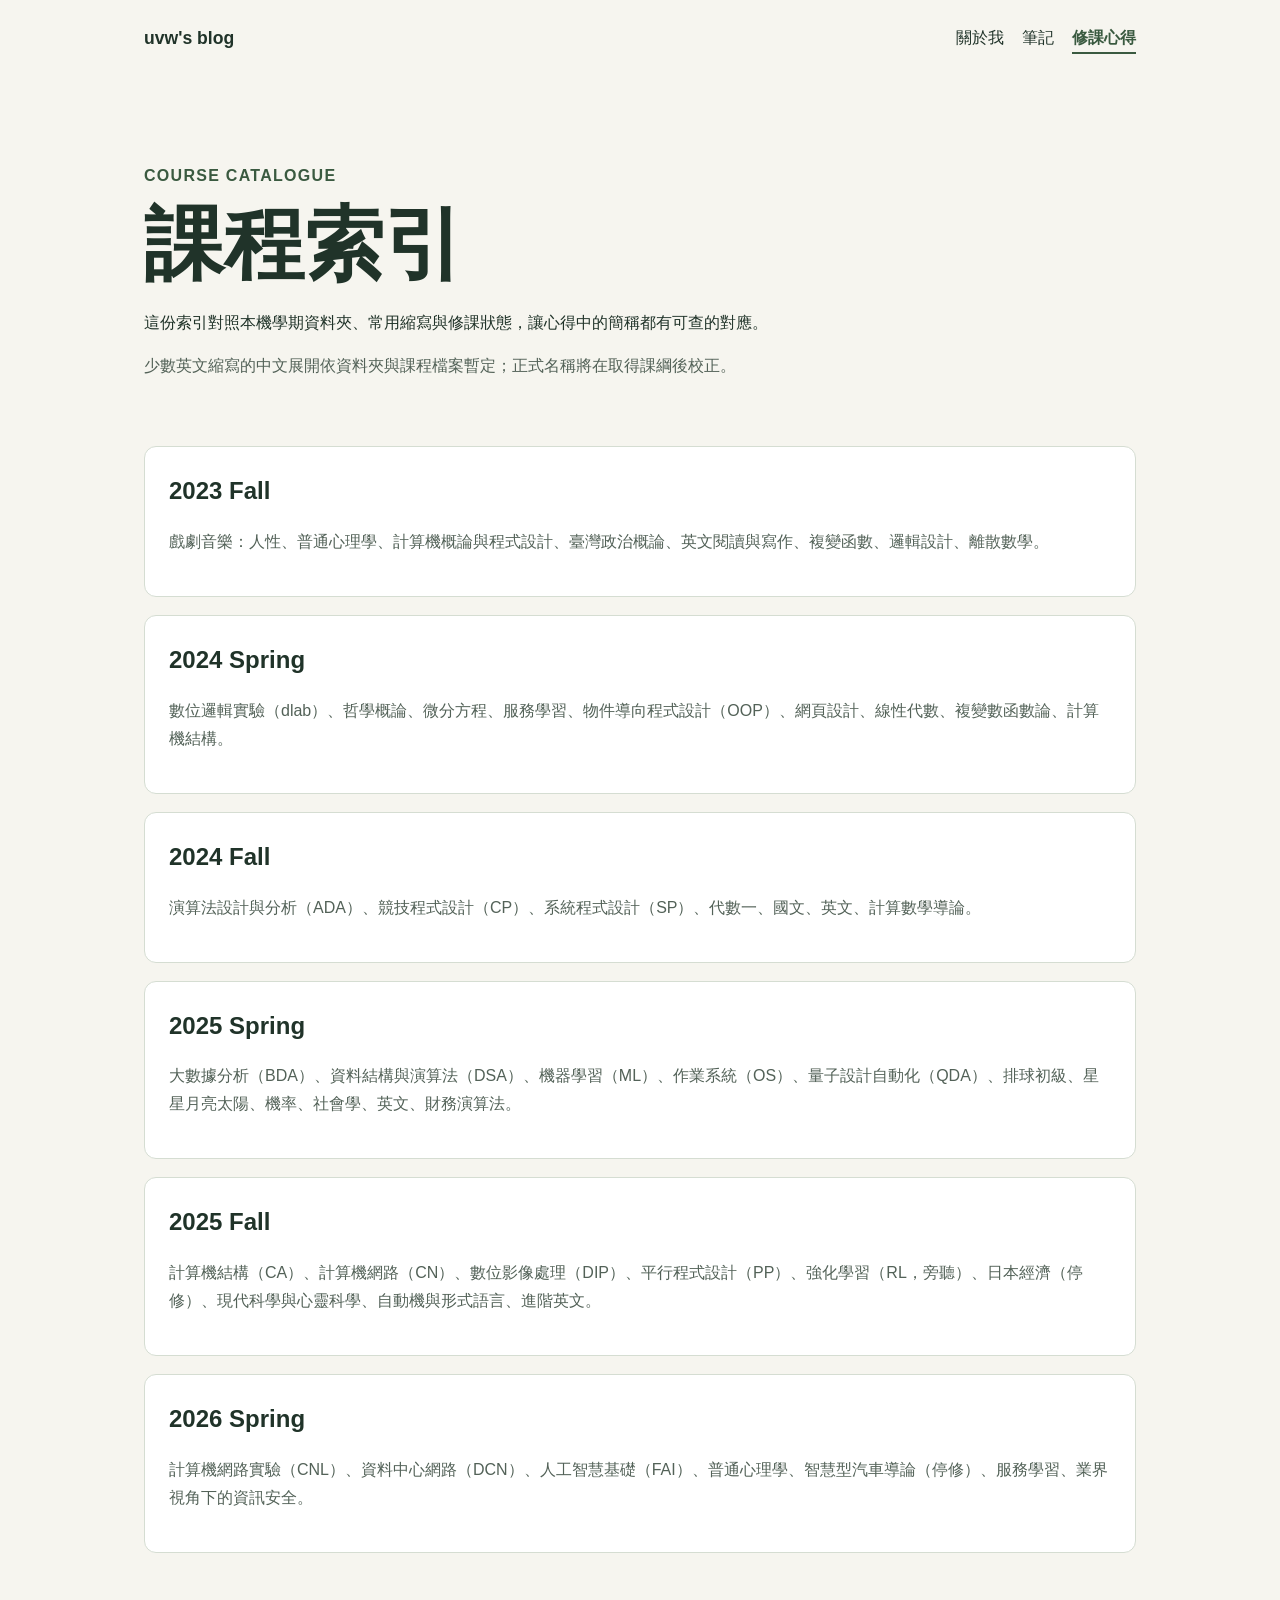
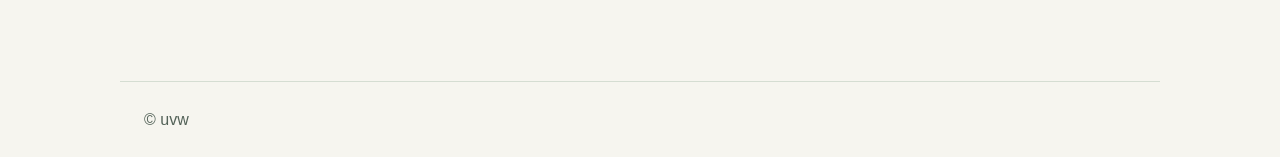
<file: courses/catalog.html>
<!doctype html>
<html lang="zh-Hant">
<head>
  <meta charset="utf-8">
  <meta name="viewport" content="width=device-width, initial-scale=1.0">
  <title>課程索引 · uvw's blog</title>
  <link rel="stylesheet" href="../css/site.css">
</head>
<body>
  <header class="site-header"><a class="brand" href="../index.html">uvw's blog</a><nav aria-label="主要導覽"><a href="../index.html">關於我</a><a href="../notes.html">筆記</a><a href="../courses.html" aria-current="page">修課心得</a></nav></header>
  <main class="page-shell">
    <section class="hero compact"><p class="eyebrow">Course catalogue</p><h1>課程索引</h1><p>這份索引對照本機學期資料夾、常用縮寫與修課狀態，讓心得中的簡稱都有可查的對應。</p><p class="quiet">少數英文縮寫的中文展開依資料夾與課程檔案暫定；正式名稱將在取得課綱後校正。</p></section>
    <section class="catalogue" aria-label="課程名稱與縮寫對照">
      <article><h2>2023 Fall</h2><p>戲劇音樂：人性、普通心理學、計算機概論與程式設計、臺灣政治概論、英文閱讀與寫作、複變函數、邏輯設計、離散數學。</p></article>
      <article><h2>2024 Spring</h2><p>數位邏輯實驗（dlab）、哲學概論、微分方程、服務學習、物件導向程式設計（OOP）、網頁設計、線性代數、複變數函數論、計算機結構。</p></article>
      <article><h2>2024 Fall</h2><p>演算法設計與分析（ADA）、競技程式設計（CP）、系統程式設計（SP）、代數一、國文、英文、計算數學導論。</p></article>
      <article><h2>2025 Spring</h2><p>大數據分析（BDA）、資料結構與演算法（DSA）、機器學習（ML）、作業系統（OS）、量子設計自動化（QDA）、排球初級、星星月亮太陽、機率、社會學、英文、財務演算法。</p></article>
      <article><h2>2025 Fall</h2><p>計算機結構（CA）、計算機網路（CN）、數位影像處理（DIP）、平行程式設計（PP）、強化學習（RL，旁聽）、日本經濟（停修）、現代科學與心靈科學、自動機與形式語言、進階英文。</p></article>
      <article><h2>2026 Spring</h2><p>計算機網路實驗（CNL）、資料中心網路（DCN）、人工智慧基礎（FAI）、普通心理學、智慧型汽車導論（停修）、服務學習、業界視角下的資訊安全。</p></article>
    </section>
  </main>
  <footer>© uvw</footer>
</body>
</html>
</file>
<file: css/site.css>
:root { --ink: #203329; --paper: #f6f5ef; --accent: #3a5a40; --line: #d5ddd2; }
* { box-sizing: border-box; }
body { margin: 0; background: var(--paper); color: var(--ink); font-family: -apple-system, BlinkMacSystemFont, "Noto Sans TC", sans-serif; line-height: 1.7; }
.site-header { max-width: 1040px; margin: 0 auto; padding: 24px; display: flex; justify-content: space-between; align-items: center; gap: 24px; }
.brand { color: var(--ink); font-size: 1.1rem; font-weight: 700; text-decoration: none; }
nav { display: flex; flex-wrap: wrap; gap: 18px; }
nav a { color: var(--ink); text-decoration: none; }
nav a[aria-current="page"] { color: var(--accent); font-weight: 700; border-bottom: 2px solid var(--accent); }
.page-shell { max-width: 1040px; margin: 0 auto; padding: 52px 24px 80px; }
.hero { max-width: 720px; padding: 32px 0 56px; }
.hero.compact { padding-bottom: 32px; }
.eyebrow { margin: 0; color: var(--accent); font-weight: 700; letter-spacing: .08em; text-transform: uppercase; }
h1 { font-size: clamp(2.3rem, 7vw, 5rem); line-height: 1.1; margin: 12px 0 20px; }
h2 { margin: 0 0 8px; }
.link-grid { display: grid; grid-template-columns: repeat(2, minmax(0, 1fr)); gap: 18px; }
.content-card, .resource-list a { display: block; color: var(--ink); background: #fff; border: 1px solid var(--line); border-radius: 12px; padding: 24px; text-decoration: none; transition: transform .15s ease, border-color .15s ease; }
.content-card:hover, .resource-list a:hover { transform: translateY(-3px); border-color: var(--accent); }
.content-card p { margin: 0; }
.about-grid { display: grid; grid-template-columns: repeat(2, minmax(0, 1fr)); gap: 18px; }
.about-grid article { background: #fff; border: 1px solid var(--line); border-radius: 12px; padding: 24px; }
.about-grid article:last-child { grid-column: 1 / -1; }
.about-grid p { margin-bottom: 0; }
.catalogue { display: grid; gap: 18px; margin: 18px 0 48px; }
.catalogue article { background: #fff; border: 1px solid var(--line); border-radius: 12px; padding: 24px; }
.catalogue p, .quiet { color: #536258; line-height: 1.75; }
.inline-link { color: var(--accent); font-weight: 700; }
.term-grid { display: grid; grid-template-columns: repeat(3, minmax(0, 1fr)); gap: 18px; }
.term-card { color: var(--ink); background: #fff; border: 1px solid var(--line); border-radius: 12px; padding: 24px; text-decoration: none; transition: transform .15s ease, border-color .15s ease; }
.term-card:hover { transform: translateY(-3px); border-color: var(--accent); }
.term-card span, .term-card p { color: var(--accent); font-size: .85rem; font-weight: 700; }
.term-card h2 { font-size: 2rem; line-height: 1.15; margin: 8px 0 18px; }
.term-card p { margin: 0; }
.resource-list a { display: flex; justify-content: space-between; align-items: center; }
.resource-list span { color: var(--accent); font-size: .8rem; font-weight: 700; }
footer { max-width: 1040px; margin: 0 auto; padding: 24px; border-top: 1px solid var(--line); color: #536258; }
@media (max-width: 700px) { .site-header { align-items: flex-start; flex-direction: column; } .link-grid, .term-grid, .about-grid { grid-template-columns: 1fr; } .about-grid article:last-child { grid-column: auto; } }
</file>
